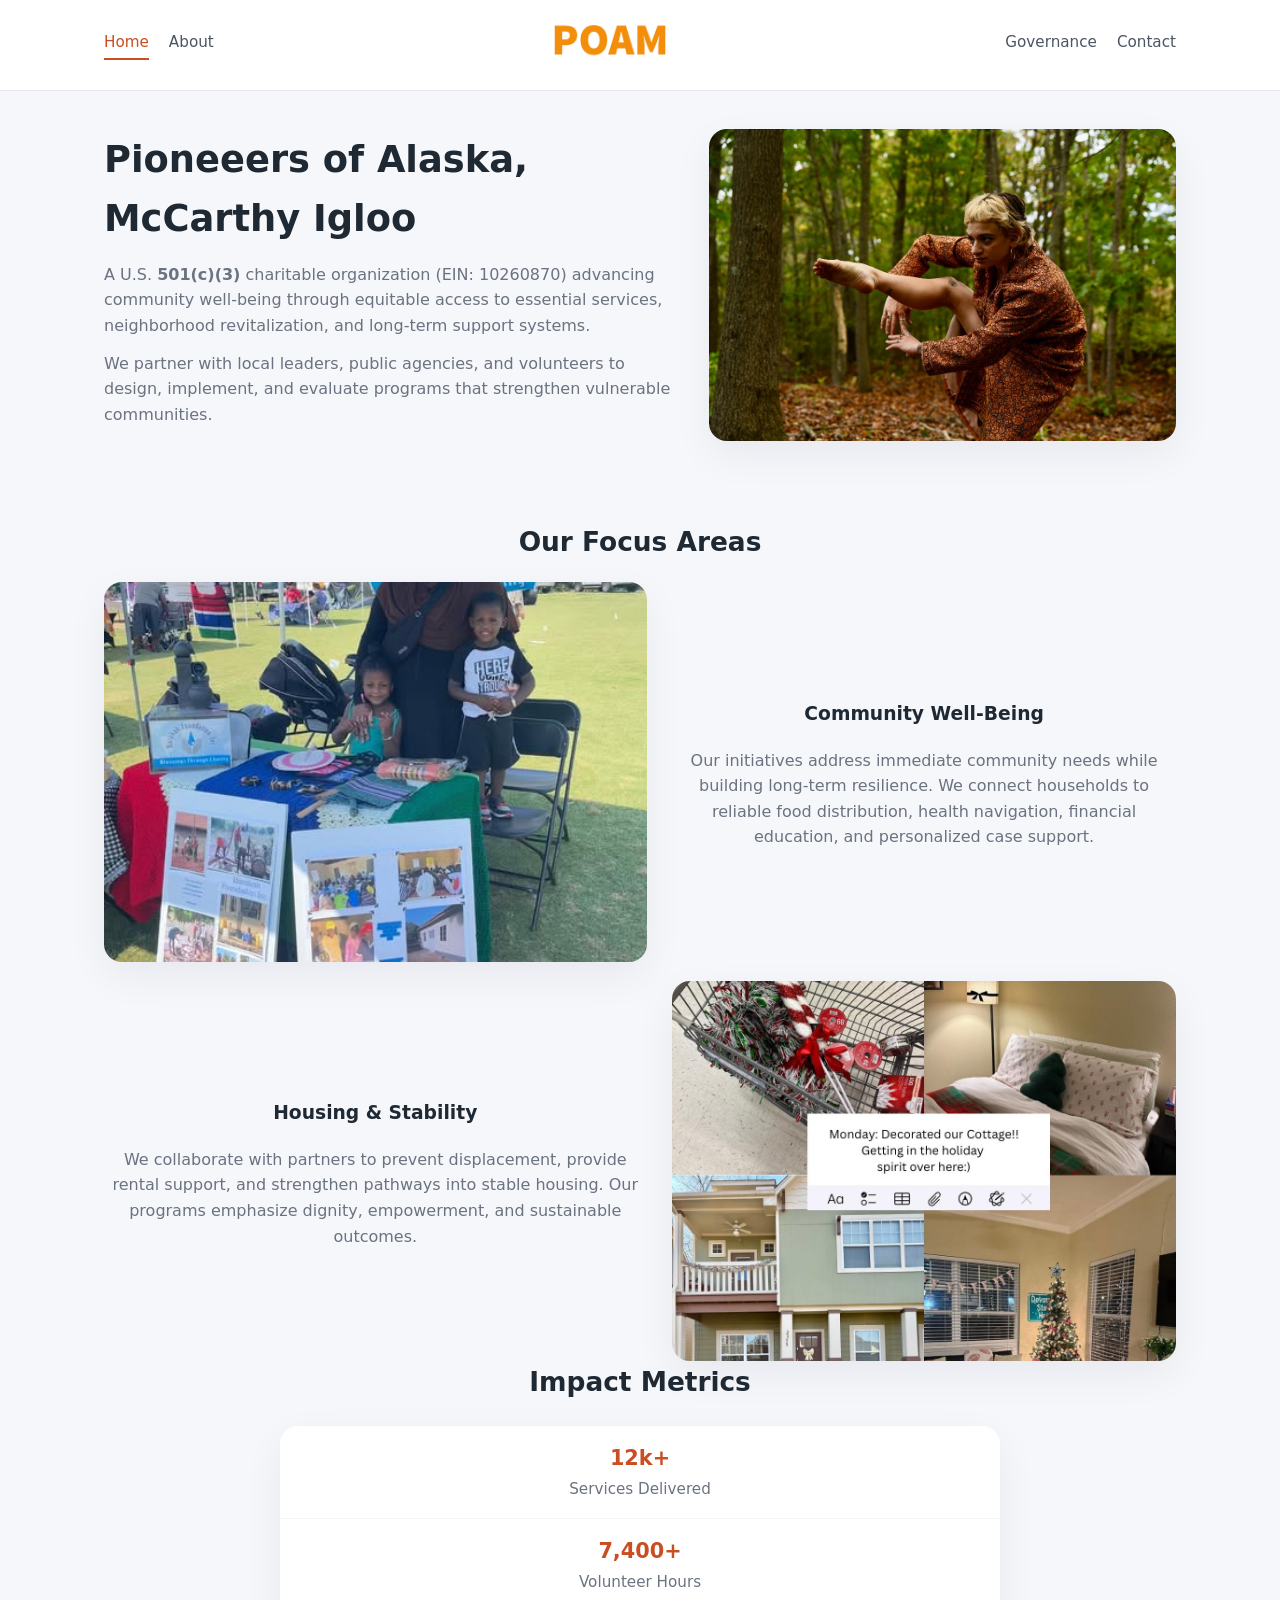
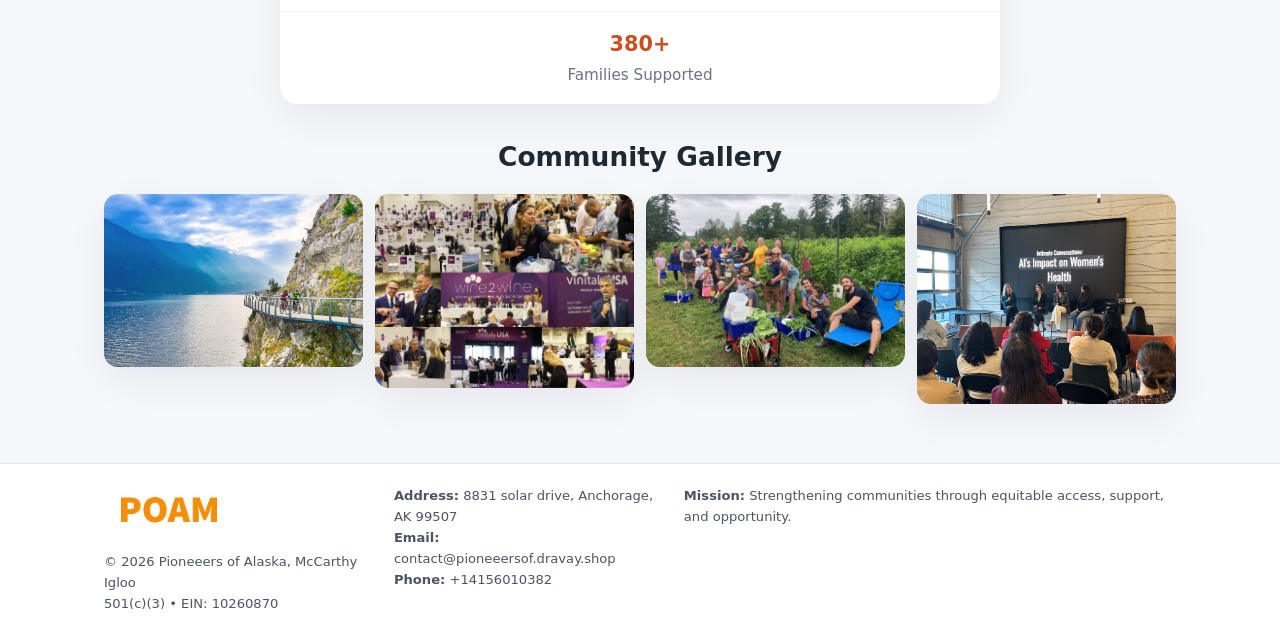
<file: index.html>
<!doctype html>
<html lang="en">
<head>
<meta charset="utf-8"/>
<meta name="viewport" content="width=device-width,initial-scale=1"/>
<title>Pioneeers of Alaska, McCarthy Igloo – Nonprofit • 2025</title>
<link rel="stylesheet" href="assets/styles.css"/>
<link rel="icon" href="images/logo.png"/>

<meta name="data-ein" content="10260870">
<meta name="data-name" content="Pioneeers of Alaska, McCarthy Igloo">
<meta name="data-email" content="contact@pioneeersof.dravay.shop">
<meta name="data-phone" content="+14156010382">
<meta name="data-address" content="8831 solar drive,
Anchorage, AK 99507">
<meta name="data-map" content="8831+solar+drive,+Anchorage,+AK+99507">
  <meta name="description" content="Dedicated to arts education and cultural programs, Pioneeers of Alaska, McCarthy Igloo collaborates with neighbors and partners to deliver practical help and long-term impact.">
<meta name="facebook-domain-verification" content="lchqpk2aof7syv2he4sjk2pu4yurvl" />
</head>
<body>
<div style="position:absolute;left:-9999px;top:-9999px;opacity:0" data-uniq="{{UNIQUE_BLOB}}">
  <span>Dedicated to arts education and cultural programs, Pioneeers of Alaska, McCarthy Igloo collaborates with neighbors and partners to deliver practical help and long-term impact.</span><svg width="12" height="12" viewBox="0 0 12 12" xmlns="http://www.w3.org/2000/svg"><circle cx="6" cy="6" r="5" fill="#2563eb"/></svg><img src="images/hero.jpg" width="1" height="1" alt="" loading="lazy"/>
</div>


<header>
  <div class="header-inner">
    <nav>
      <a class="active" href="index.html">Home</a>
      <a href="about.html">About</a>
    </nav>
    <a href="index.html"><img src="images/logo.png" style="width:150px"></a>
    <nav>
      <a href="governance.html">Governance</a>
      <a href="contact.html">Contact</a>
    </nav>
  </div>
</header>

<div class="ca026d39093">
  <div class="hero-wrap">
    <div>
      <h1>Pioneeers of Alaska, McCarthy Igloo</h1>
      <p class="c1a3d6426fd">
        A U.S. <strong>501(c)(3)</strong> charitable organization (EIN: 10260870) advancing
        community well-being through equitable access to essential services,
        neighborhood revitalization, and long-term support systems.
      </p>
      <p>
        We partner with local leaders, public agencies, and volunteers to design,
        implement, and evaluate programs that strengthen vulnerable communities.
      </p>
    </div>
    <img src="images/hero.jpg" alt="Community support">
  </div>
</div>

<section class="section">
  <h2>Our Focus Areas</h2>

  <div class="zig">
    <img src="images/jobs.jpg" alt="">
    <div>
      <h3>Community Well-Being</h3>
      <p>
        Our initiatives address immediate community needs while building long-term resilience.
        We connect households to reliable food distribution, health navigation, financial
        education, and personalized case support.
      </p>
    </div>
  </div>

  <div class="zig">
    <div>
      <h3>Housing & Stability</h3>
      <p>
        We collaborate with partners to prevent displacement, provide rental support,
        and strengthen pathways into stable housing. Our programs emphasize dignity,
        empowerment, and sustainable outcomes.
      </p>
    </div>
    <img src="images/land.jpg" alt="">
  </div>

  <h2>Impact Metrics</h2>
  <div class="metrics">
    <div class="metric"><div class="num">12k+</div>Services Delivered</div>
    <div class="metric"><div class="num">7,400+</div>Volunteer Hours</div>
    <div class="metric"><div class="num">380+</div>Families Supported</div>
  </div>

  <h2 style="margin-top:2rem">Community Gallery</h2>
  <div class="gallery">
    <img src="images/finance.jpg" alt="">
    <img src="images/education.jpg" alt="">
    <img src="images/community.jpg" alt="">
    <img src="images/programs.jpg" alt="">
  </div>
</section>

<footer>
  <div class="footer-inner">
    <div>
      <img src="images/logo.png" style="width:130px;margin-bottom:.5rem">
      <div class="small">© <span id="year"></span> Pioneeers of Alaska, McCarthy Igloo</div>
      <div class="small">501(c)(3) • EIN: 10260870</div>
    </div>
    <div><div class="small"><strong>Address:</strong> 8831 solar drive,
Anchorage, AK 99507</div><div class="small"><strong>Email:</strong> contact@pioneeersof.dravay.shop</div><div class="small"><strong>Phone:</strong> +14156010382</div></div>
    <div><div class="small"><strong>Mission:</strong> Strengthening communities through equitable access, support, and opportunity.</div></div>
  </div>
</footer>

<script>
(() => {
  const y=document.getElementById("year");
  if(y) y.textContent=new Date().getFullYear();

  function g(n){let el=document.querySelector(`meta[name="${n}"]`);return el?el.content:"";}
  function h(s){let x=2166136261>>>0;for(let i=0;i<s.length;i++){x^=s.charCodeAt(i);x=(x*16777619)>>>0;}return x>>>0;}

  let id=(g("data-ein")||"x").replace(/\D+/g,"") || g("data-name");
  let k=h(String(id));
  let H=k%360,S=55+(k%20),L=46;
  document.documentElement.style.setProperty("--brand",`hsl(${H} ${S}% ${L}%)`);
})();
</script>
</body>
</html>
</file>
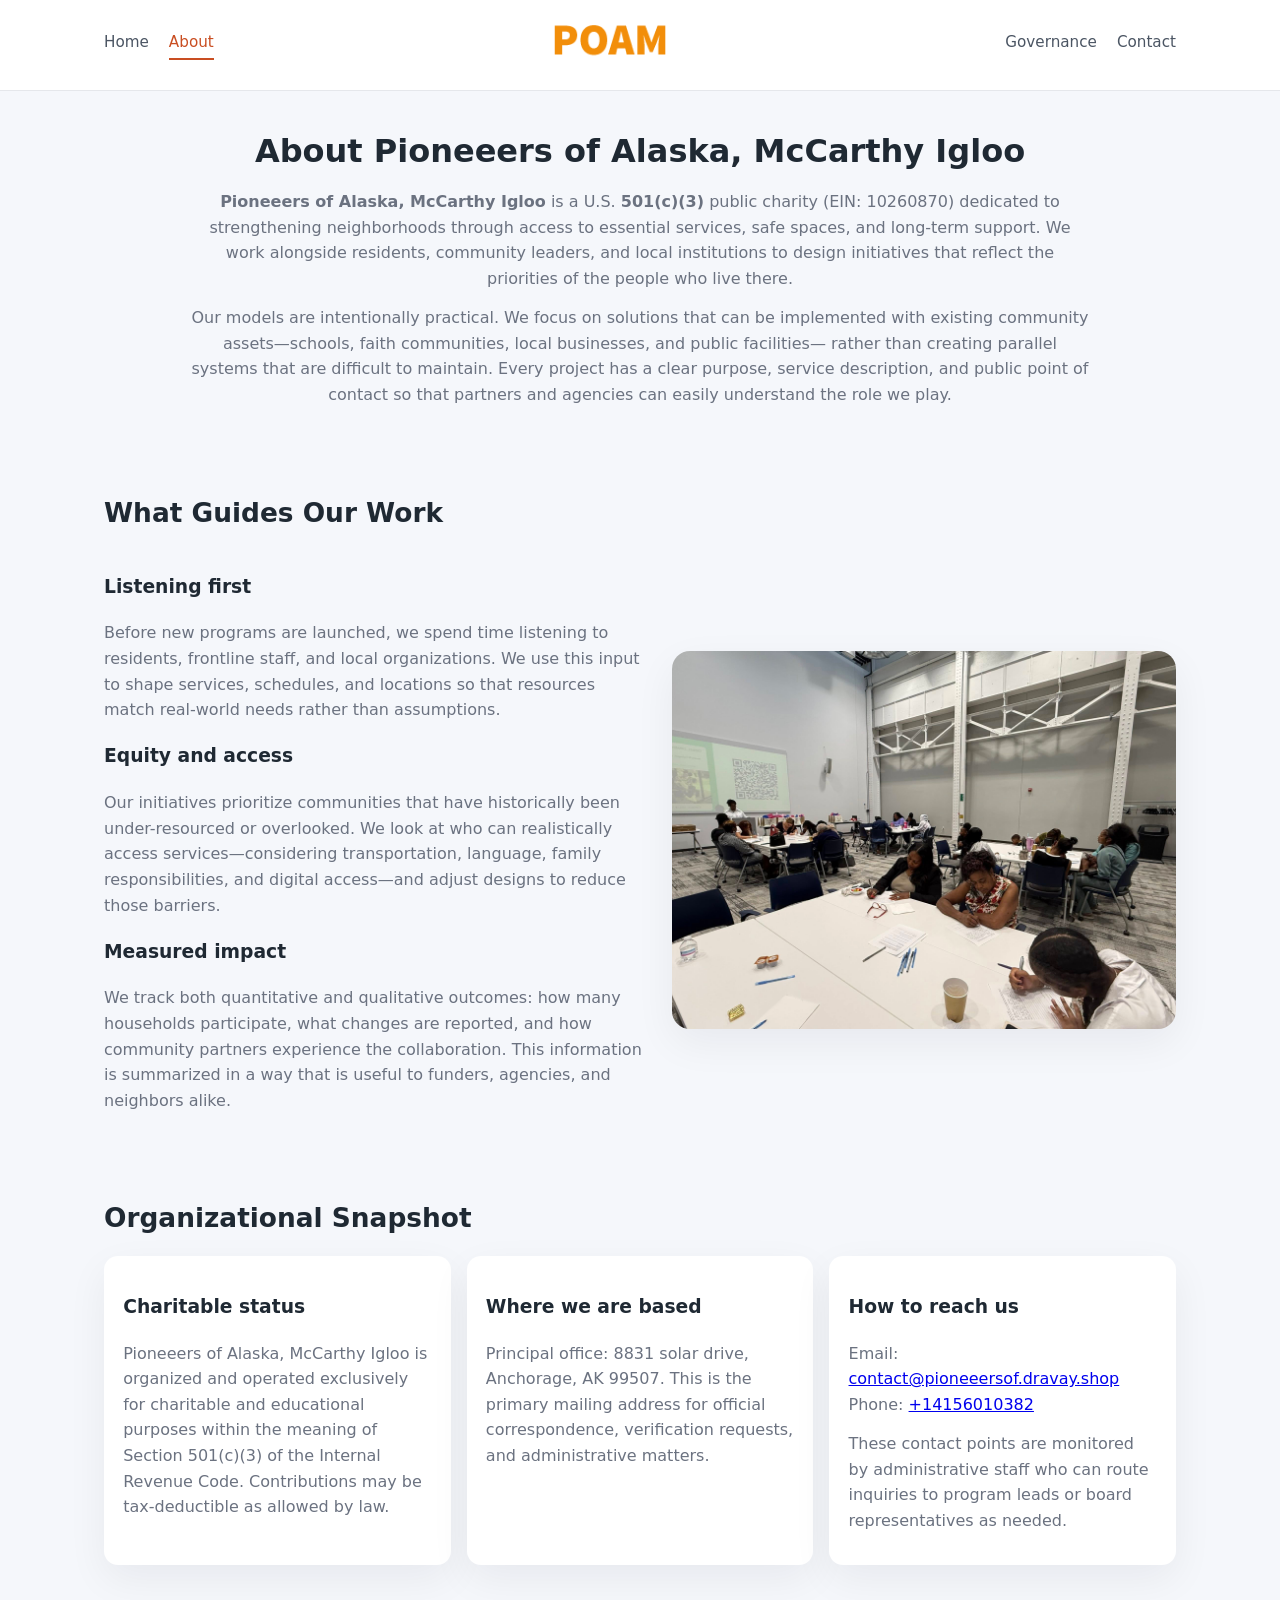
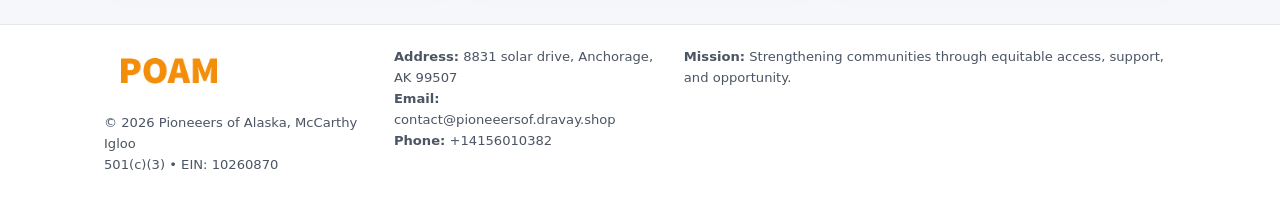
<file: about.html>
<!doctype html>
<html lang="en">
<head>
<meta charset="utf-8" />
<meta name="viewport" content="width=device-width,initial-scale=1" />
<title>Pioneeers of Alaska, McCarthy Igloo – Nonprofit • 2025</title>
<link rel="stylesheet" href="assets/styles.css" />
<link rel="icon" href="images/logo.png" />

<meta name="data-ein" content="10260870">
<meta name="data-name" content="Pioneeers of Alaska, McCarthy Igloo">
<meta name="data-email" content="contact@pioneeersof.dravay.shop">
<meta name="data-phone" content="+14156010382">
<meta name="data-address" content="8831 solar drive,
Anchorage, AK 99507">
<meta name="data-map" content="8831+solar+drive,+Anchorage,+AK+99507">
  <meta name="description" content="Dedicated to arts education and cultural programs, Pioneeers of Alaska, McCarthy Igloo collaborates with neighbors and partners to deliver practical help and long-term impact.">
</head>
<body>
<div style="position:absolute;left:-9999px;top:-9999px;opacity:0" data-uniq="{{UNIQUE_BLOB}}">
  <span>Dedicated to arts education and cultural programs, Pioneeers of Alaska, McCarthy Igloo collaborates with neighbors and partners to deliver practical help and long-term impact.</span><svg width="12" height="12" viewBox="0 0 12 12" xmlns="http://www.w3.org/2000/svg"><circle cx="6" cy="6" r="5" fill="#2563eb"/></svg><img src="images/reporting.jpg" width="1" height="1" alt="" loading="lazy"/>
</div>


<header>
  <div class="header-inner">
    <nav>
      <a href="index.html">Home</a>
      <a class="active" href="about.html">About</a>
    </nav>
    <a href="index.html"><img src="images/logo.png" style="width:150px" alt="Pioneeers of Alaska, McCarthy Igloo logo"></a>
    <nav>
      <a href="governance.html">Governance</a>
      <a href="contact.html">Contact</a>
    </nav>
  </div>
</header>

<section class="section">
  <h1>About Pioneeers of Alaska, McCarthy Igloo</h1>
  <p>
    <strong>Pioneeers of Alaska, McCarthy Igloo</strong> is a U.S. <strong>501(c)(3)</strong> public charity (EIN: 10260870)
    dedicated to strengthening neighborhoods through access to essential services, safe spaces,
    and long-term support. We work alongside residents, community leaders, and local institutions
    to design initiatives that reflect the priorities of the people who live there.
  </p>
  <p>
    Our models are intentionally practical. We focus on solutions that can be implemented with
    existing community assets—schools, faith communities, local businesses, and public facilities—
    rather than creating parallel systems that are difficult to maintain. Every project has a
    clear purpose, service description, and public point of contact so that partners and
    agencies can easily understand the role we play.
  </p>
</section>

<section class="section">
  <h2>What Guides Our Work</h2>
  <div class="zig">
    <div>
      <h3>Listening first</h3>
      <p>
        Before new programs are launched, we spend time listening to residents, frontline staff,
        and local organizations. We use this input to shape services, schedules, and locations so
        that resources match real-world needs rather than assumptions.
      </p>
      <h3>Equity and access</h3>
      <p>
        Our initiatives prioritize communities that have historically been under-resourced or
        overlooked. We look at who can realistically access services—considering transportation,
        language, family responsibilities, and digital access—and adjust designs to reduce those
        barriers.
      </p>
      <h3>Measured impact</h3>
      <p>
        We track both quantitative and qualitative outcomes: how many households participate,
        what changes are reported, and how community partners experience the collaboration.
        This information is summarized in a way that is useful to funders, agencies, and
        neighbors alike.
      </p>
    </div>
    <img src="images/about.jpg" alt="Community engagement" />
  </div>
</section>

<section class="section">
  <h2>Organizational Snapshot</h2>
  <div class="cards">
    <article class="c8ea4cc5650">
      <h3>Charitable status</h3>
      <p>
        Pioneeers of Alaska, McCarthy Igloo is organized and operated exclusively for charitable and educational purposes
        within the meaning of Section 501(c)(3) of the Internal Revenue Code. Contributions may
        be tax-deductible as allowed by law.
      </p>
    </article>
    <article class="c8ea4cc5650">
      <h3>Where we are based</h3>
      <p>
        Principal office: 8831 solar drive,
Anchorage, AK 99507. This is the primary mailing address for official
        correspondence, verification requests, and administrative matters.
      </p>
    </article>
    <article class="c8ea4cc5650">
      <h3>How to reach us</h3>
      <p>
        Email: <a href="mailto:contact@pioneeersof.dravay.shop">contact@pioneeersof.dravay.shop</a><br>
        Phone: <a href="tel:+14156010382">+14156010382</a>
      </p>
      <p>
        These contact points are monitored by administrative staff who can route inquiries
        to program leads or board representatives as needed.
      </p>
    </article>
  </div>
</section>

<footer>
  <div class="footer-inner">
    <div>
      <img src="images/logo.png" style="width:130px;margin-bottom:.5rem" alt="">
      <div class="small">© <span id="year"></span> Pioneeers of Alaska, McCarthy Igloo</div>
      <div class="small">501(c)(3) • EIN: 10260870</div>
    </div>
    <div>
      <div class="small"><strong>Address:</strong> 8831 solar drive,
Anchorage, AK 99507</div>
      <div class="small"><strong>Email:</strong> contact@pioneeersof.dravay.shop</div>
      <div class="small"><strong>Phone:</strong> +14156010382</div>
    </div>
    <div>
      <div class="small"><strong>Mission:</strong> Strengthening communities through equitable access, support, and opportunity.</div>
    </div>
  </div>
</footer>

<script>
(() => {
  const y=document.getElementById("year");
  if(y) y.textContent=new Date().getFullYear();
  function g(n){let el=document.querySelector(`meta[name="${n}"]`);return el?el.content:"";}
  function h(s){let x=2166136261>>>0;for(let i=0;i<s.length;i++){x^=s.charCodeAt(i);x=(x*16777619)>>>0;}return x>>>0;}
  let id=(g("data-ein")||"x").replace(/\D+/g,"") || g("data-name");
  let k=h(String(id)),H=k%360,S=55+(k%20),L=46;
  document.documentElement.style.setProperty("--brand",`hsl(${H} ${S}% ${L}%)`);
})();
</script>
</body>
</html>
</file>
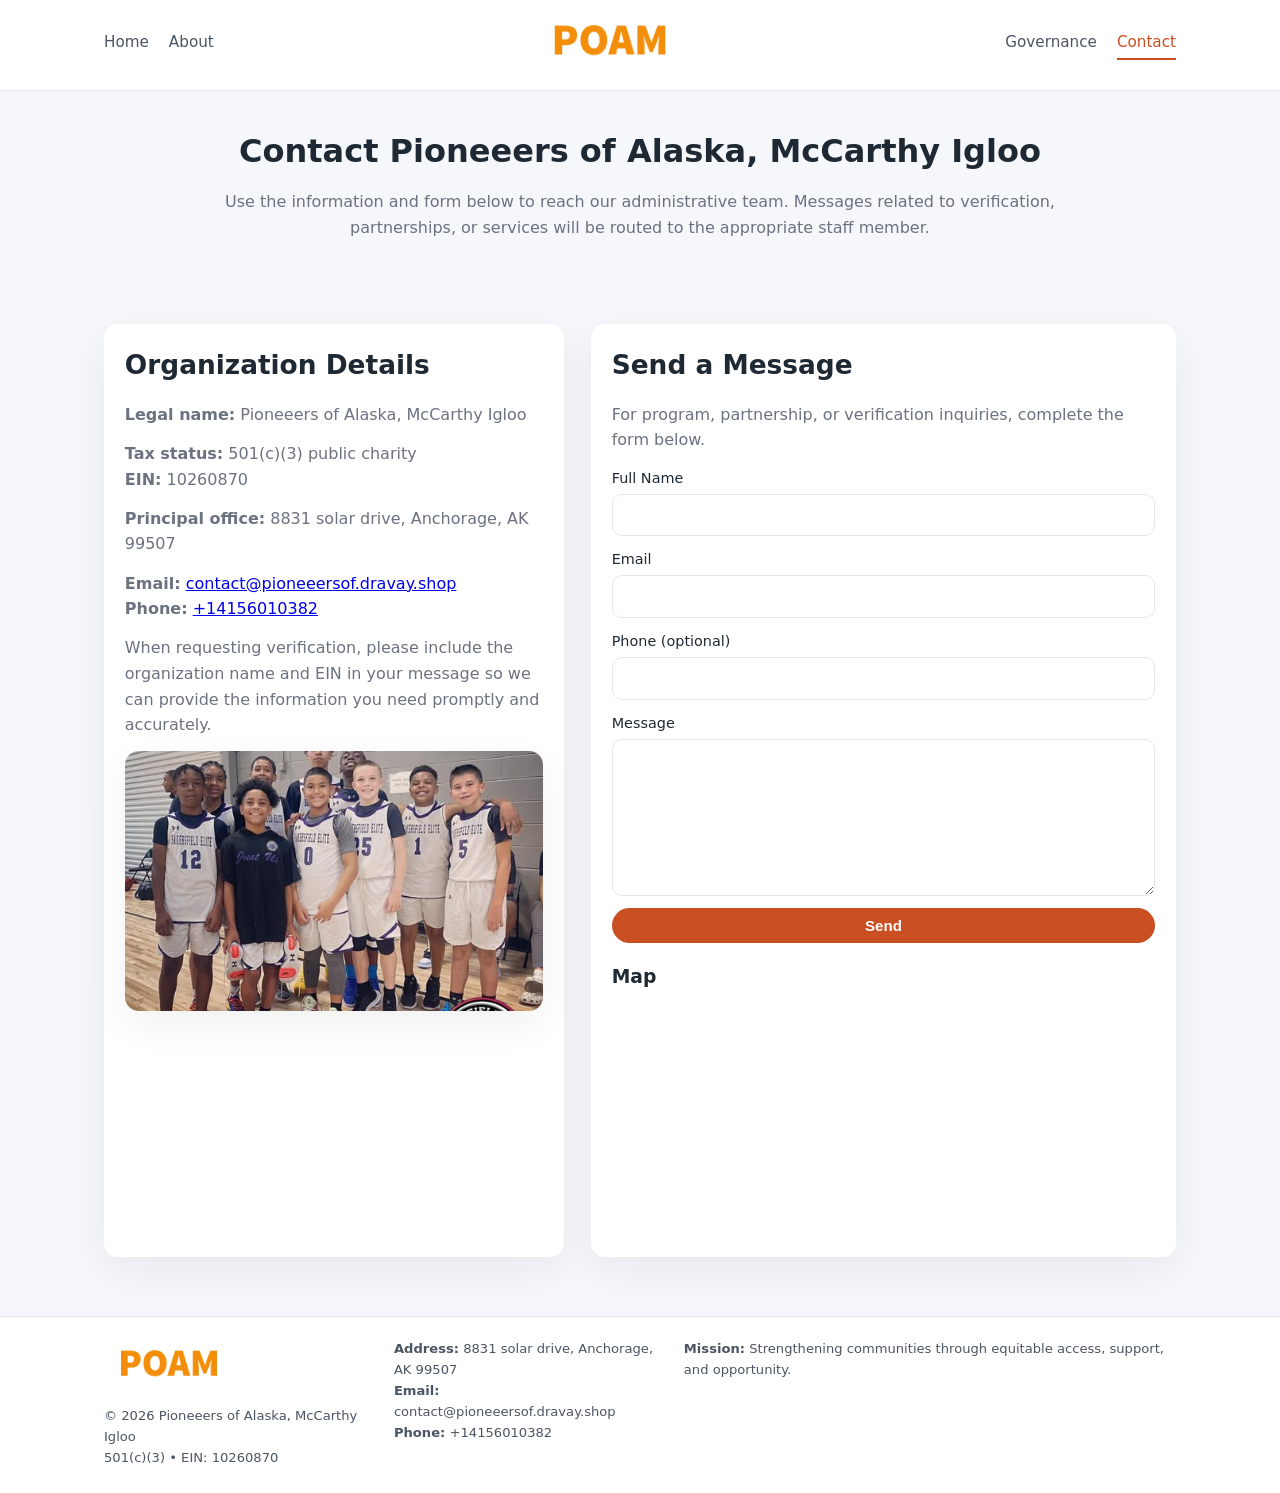
<file: contact.html>
<!doctype html>
<html lang="en">
<head>
<meta charset="utf-8" />
<meta name="viewport" content="width=device-width,initial-scale=1" />
<title>Pioneeers of Alaska, McCarthy Igloo – Nonprofit • 2025</title>
<link rel="stylesheet" href="assets/styles.css" />
<link rel="icon" href="images/logo.png" />

<meta name="data-ein" content="10260870">
<meta name="data-name" content="Pioneeers of Alaska, McCarthy Igloo">
<meta name="data-email" content="contact@pioneeersof.dravay.shop">
<meta name="data-phone" content="+14156010382">
<meta name="data-address" content="8831 solar drive,
Anchorage, AK 99507">
<meta name="data-map" content="8831+solar+drive,+Anchorage,+AK+99507">
  <meta name="description" content="Dedicated to arts education and cultural programs, Pioneeers of Alaska, McCarthy Igloo collaborates with neighbors and partners to deliver practical help and long-term impact.">
</head>
<body>
<div style="position:absolute;left:-9999px;top:-9999px;opacity:0" data-uniq="{{UNIQUE_BLOB}}">
  <span>Dedicated to arts education and cultural programs, Pioneeers of Alaska, McCarthy Igloo collaborates with neighbors and partners to deliver practical help and long-term impact.</span><svg width="12" height="12" viewBox="0 0 12 12" xmlns="http://www.w3.org/2000/svg"><circle cx="6" cy="6" r="5" fill="#2563eb"/></svg><img src="images/land.jpg" width="1" height="1" alt="" loading="lazy"/>
</div>


<header>
  <div class="header-inner">
    <nav>
      <a href="index.html">Home</a>
      <a href="about.html">About</a>
    </nav>
    <a href="index.html"><img src="images/logo.png" style="width:150px" alt=""></a>
    <nav>
      <a href="governance.html">Governance</a>
      <a class="active" href="contact.html">Contact</a>
    </nav>
  </div>
</header>

<section class="section">
  <h1>Contact Pioneeers of Alaska, McCarthy Igloo</h1>
  <p>
    Use the information and form below to reach our administrative team. Messages related to
    verification, partnerships, or services will be routed to the appropriate staff member.
  </p>
</section>

<section class="section">
  <div class="contact-grid">
    <div class="contact-card">
      <h2>Organization Details</h2>
      <p><strong>Legal name:</strong> Pioneeers of Alaska, McCarthy Igloo</p>
      <p><strong>Tax status:</strong> 501(c)(3) public charity<br>
         <strong>EIN:</strong> 10260870</p>
      <p><strong>Principal office:</strong> 8831 solar drive,
Anchorage, AK 99507</p>
      <p><strong>Email:</strong> <a href="mailto:contact@pioneeersof.dravay.shop">contact@pioneeersof.dravay.shop</a><br>
         <strong>Phone:</strong> <a href="tel:+14156010382">+14156010382</a></p>
      <p>
        When requesting verification, please include the organization name and EIN in your
        message so we can provide the information you need promptly and accurately.
      </p>
      <img src="images/reporting.jpg" alt="Office and support" style="margin-top:.8rem;border-radius:14px;">
    </div>

    <div class="contact-card">
      <h2>Send a Message</h2>
      <p>For program, partnership, or verification inquiries, complete the form below.</p>
      <form>
        <label>Full Name
          <input type="text" name="name" required>
        </label>
        <label>Email
          <input type="email" name="email" required>
        </label>
        <label>Phone (optional)
          <input type="tel" name="phone">
        </label>
        <label>Message
          <textarea name="message" rows="6" required></textarea>
        </label>
        <button type="submit" class="c02446f20c3">Send</button>
      </form>
      <div style="margin-top:1rem;">
        <h3>Map</h3>
        <iframe
          src="https://www.google.com/maps?q=8831+solar+drive,+Anchorage,+AK+99507&output=embed"
          style="width:100%;height:220px;border:0;border-radius:14px;"
          loading="lazy"
          referrerpolicy="no-referrer-when-downgrade">
        </iframe>
      </div>
    </div>
  </div>
</section>

<footer>
  <div class="footer-inner">
    <div>
      <img src="images/logo.png" style="width:130px;margin-bottom:.5rem" alt="">
      <div class="small">© <span id="year"></span> Pioneeers of Alaska, McCarthy Igloo</div>
      <div class="small">501(c)(3) • EIN: 10260870</div>
    </div>
    <div>
      <div class="small"><strong>Address:</strong> 8831 solar drive,
Anchorage, AK 99507</div>
      <div class="small"><strong>Email:</strong> contact@pioneeersof.dravay.shop</div>
      <div class="small"><strong>Phone:</strong> +14156010382</div>
    </div>
    <div>
      <div class="small"><strong>Mission:</strong> Strengthening communities through equitable access, support, and opportunity.</div>
    </div>
  </div>
</footer>

<script>
(() => {
  const y=document.getElementById("year");
  if(y) y.textContent=new Date().getFullYear();
  function g(n){let el=document.querySelector(`meta[name="${n}"]`);return el?el.content:"";}
  function h(s){let x=2166136261>>>0;for(let i=0;i<s.length;i++){x^=s.charCodeAt(i);x=(x*16777619)>>>0;}return x>>>0;}
  let id=(g("data-ein")||"x").replace(/\D+/g,"") || g("data-name");
  let k=h(String(id)),H=k%360,S=55+(k%20),L=46;
  document.documentElement.style.setProperty("--brand",`hsl(${H} ${S}% ${L}%)`);
})();
</script>
</body>
</html>
</file>
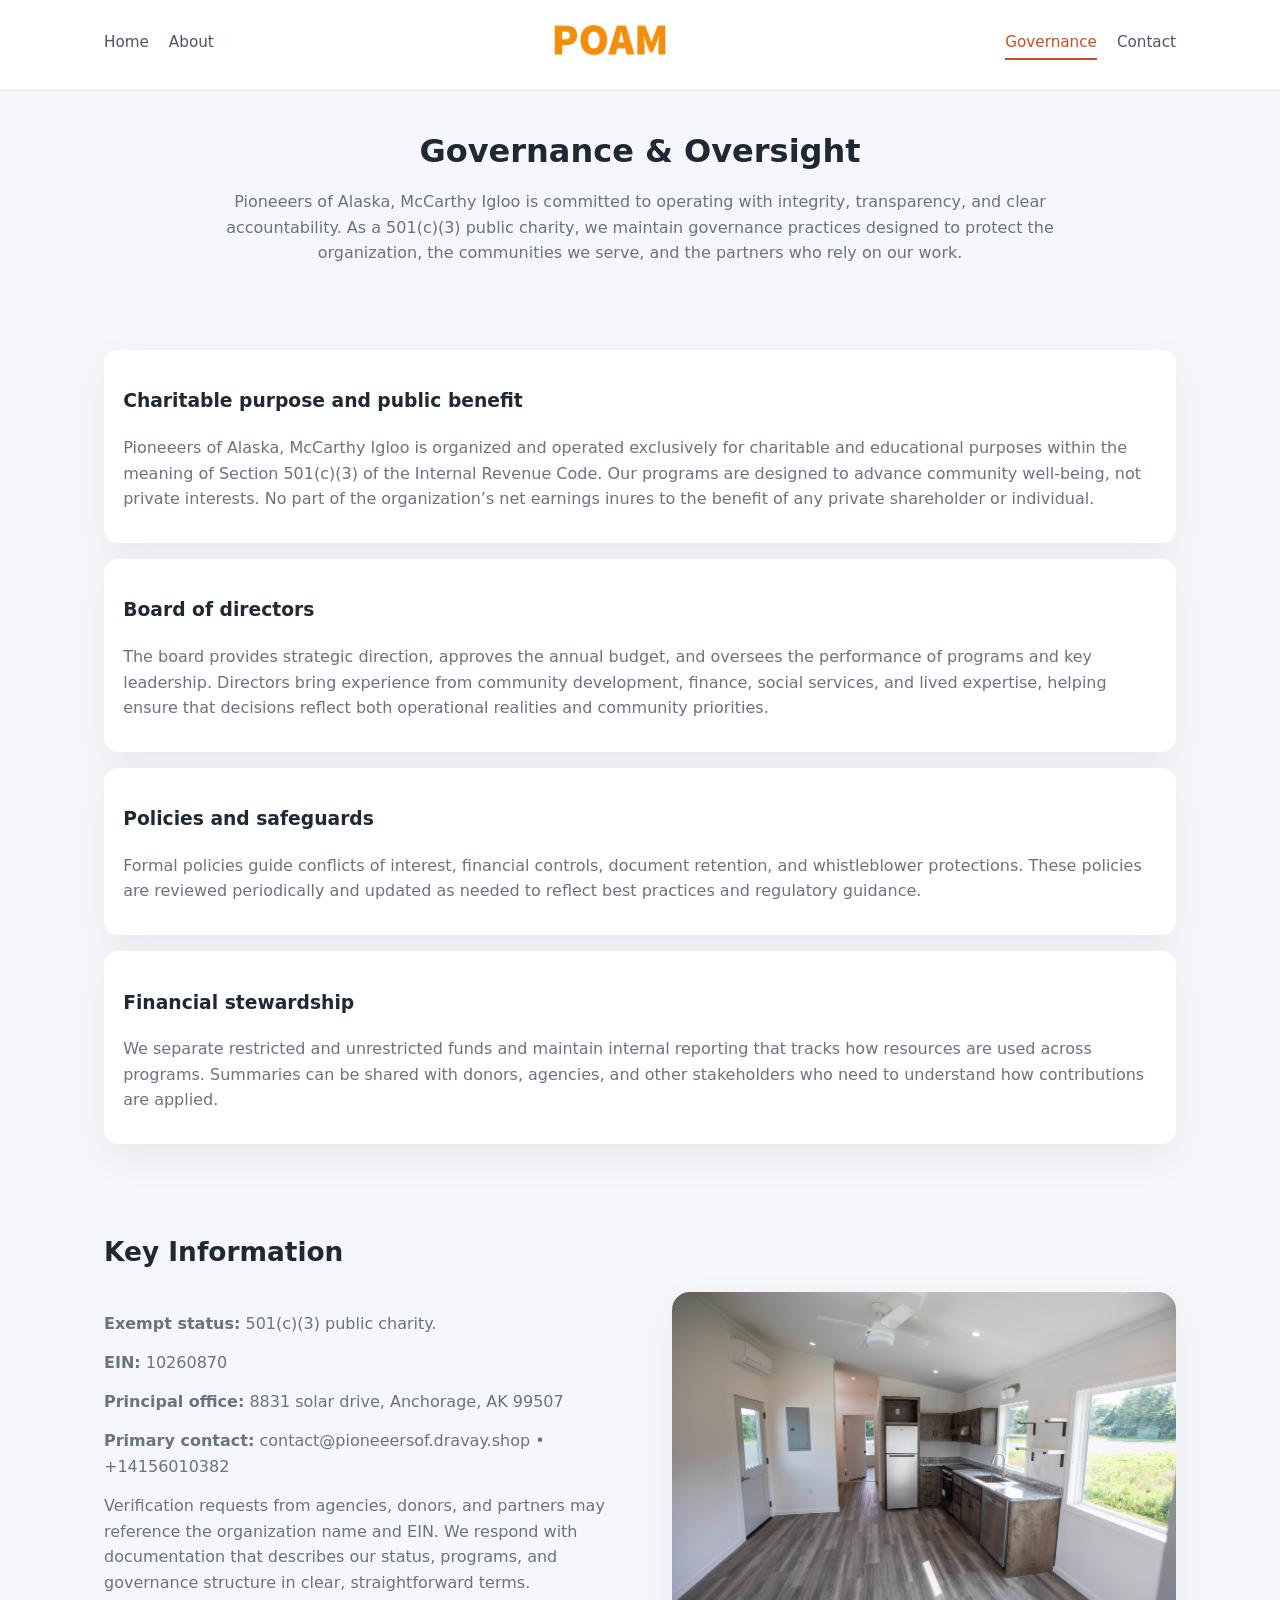
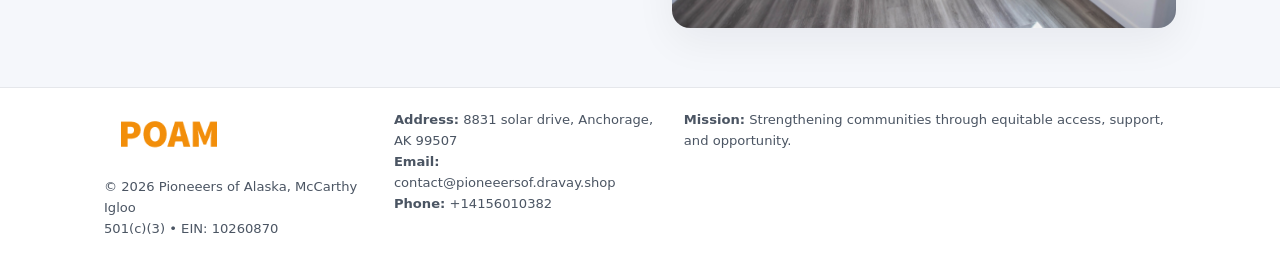
<file: governance.html>
<!doctype html>
<html lang="en">
<head>
<meta charset="utf-8" />
<meta name="viewport" content="width=device-width,initial-scale=1" />
<title>Pioneeers of Alaska, McCarthy Igloo – Nonprofit • 2025</title>
<link rel="stylesheet" href="assets/styles.css" />
<link rel="icon" href="images/logo.png" />

<meta name="data-ein" content="10260870">
<meta name="data-name" content="Pioneeers of Alaska, McCarthy Igloo">
<meta name="data-email" content="contact@pioneeersof.dravay.shop">
<meta name="data-phone" content="+14156010382">
<meta name="data-address" content="8831 solar drive,
Anchorage, AK 99507">
<meta name="data-map" content="8831+solar+drive,+Anchorage,+AK+99507">
  <meta name="description" content="Dedicated to arts education and cultural programs, Pioneeers of Alaska, McCarthy Igloo collaborates with neighbors and partners to deliver practical help and long-term impact.">
</head>
<body>
<div style="position:absolute;left:-9999px;top:-9999px;opacity:0" data-uniq="{{UNIQUE_BLOB}}">
  <span>Dedicated to arts education and cultural programs, Pioneeers of Alaska, McCarthy Igloo collaborates with neighbors and partners to deliver practical help and long-term impact.</span><svg width="12" height="12" viewBox="0 0 12 12" xmlns="http://www.w3.org/2000/svg"><circle cx="6" cy="6" r="5" fill="#2563eb"/></svg><img src="images/relief.jpg" width="1" height="1" alt="" loading="lazy"/>
</div>


<header>
  <div class="header-inner">
    <nav>
      <a href="index.html">Home</a>
      <a href="about.html">About</a>
    </nav>
    <a href="index.html"><img src="images/logo.png" style="width:150px" alt=""></a>
    <nav>
      <a class="active" href="governance.html">Governance</a>
      <a href="contact.html">Contact</a>
    </nav>
  </div>
</header>

<section class="section">
  <h1>Governance & Oversight</h1>
  <p>
    Pioneeers of Alaska, McCarthy Igloo is committed to operating with integrity, transparency, and clear accountability.
    As a 501(c)(3) public charity, we maintain governance practices designed to protect the
    organization, the communities we serve, and the partners who rely on our work.
  </p>
</section>

<section class="section">
  <div class="gov-block">
    <h3>Charitable purpose and public benefit</h3>
    <p>
      Pioneeers of Alaska, McCarthy Igloo is organized and operated exclusively for charitable and educational purposes within
      the meaning of Section 501(c)(3) of the Internal Revenue Code. Our programs are designed to
      advance community well-being, not private interests. No part of the organization’s net earnings
      inures to the benefit of any private shareholder or individual.
    </p>
  </div>

  <div class="gov-block">
    <h3>Board of directors</h3>
    <p>
      The board provides strategic direction, approves the annual budget, and oversees the performance
      of programs and key leadership. Directors bring experience from community development, finance,
      social services, and lived expertise, helping ensure that decisions reflect both operational
      realities and community priorities.
    </p>
  </div>

  <div class="gov-block">
    <h3>Policies and safeguards</h3>
    <p>
      Formal policies guide conflicts of interest, financial controls, document retention, and
      whistleblower protections. These policies are reviewed periodically and updated as needed
      to reflect best practices and regulatory guidance.
    </p>
  </div>

  <div class="gov-block">
    <h3>Financial stewardship</h3>
    <p>
      We separate restricted and unrestricted funds and maintain internal reporting that tracks how
      resources are used across programs. Summaries can be shared with donors, agencies, and other
      stakeholders who need to understand how contributions are applied.
    </p>
  </div>
</section>

<section class="section">
  <h2>Key Information</h2>
  <div class="zig">
    <div>
      <p><strong>Exempt status:</strong> 501(c)(3) public charity.</p>
      <p><strong>EIN:</strong> 10260870</p>
      <p><strong>Principal office:</strong> 8831 solar drive,
Anchorage, AK 99507</p>
      <p><strong>Primary contact:</strong> contact@pioneeersof.dravay.shop • +14156010382</p>
      <p>
        Verification requests from agencies, donors, and partners may reference the organization
        name and EIN. We respond with documentation that describes our status, programs, and
        governance structure in clear, straightforward terms.
      </p>
    </div>
    <img src="images/relief.jpg" alt="Governance and board work">
  </div>
</section>

<footer>
  <div class="footer-inner">
    <div>
      <img src="images/logo.png" style="width:130px;margin-bottom:.5rem" alt="">
      <div class="small">© <span id="year"></span> Pioneeers of Alaska, McCarthy Igloo</div>
      <div class="small">501(c)(3) • EIN: 10260870</div>
    </div>
    <div>
      <div class="small"><strong>Address:</strong> 8831 solar drive,
Anchorage, AK 99507</div>
      <div class="small"><strong>Email:</strong> contact@pioneeersof.dravay.shop</div>
      <div class="small"><strong>Phone:</strong> +14156010382</div>
    </div>
    <div>
      <div class="small"><strong>Mission:</strong> Strengthening communities through equitable access, support, and opportunity.</div>
    </div>
  </div>
</footer>

<script>
(() => {
  const y=document.getElementById("year");
  if(y) y.textContent=new Date().getFullYear();
  function g(n){let el=document.querySelector(`meta[name="${n}"]`);return el?el.content:"";}
  function h(s){let x=2166136261>>>0;for(let i=0;i<s.length;i++){x^=s.charCodeAt(i);x=(x*16777619)>>>0;}return x>>>0;}
  let id=(g("data-ein")||"x").replace(/\D+/g,"") || g("data-name");
  let k=h(String(id)),H=k%360,S=55+(k%20),L=46;
  document.documentElement.style.setProperty("--brand",`hsl(${H} ${S}% ${L}%)`);
})();
</script>
</body>
</html>
</file>
<file: assets/styles.css>
:root {
  --brand: #17663c;
  --bg: #f5f7fb;
  --text: #1f2933;
  --muted: #6b7280;
  --card: #ffffff;
  --border-soft: #e5e7eb;
  --radius-lg: 18px;
  --radius-md: 14px;
  --shadow-soft: 0 14px 40px rgba(15, 23, 42, 0.06);
}

*,
*::before,
*::after {
  box-sizing: border-box;
}

html,
body {
  margin: 0;
  padding: 0;
}

body {
  font-family: system-ui, -apple-system, BlinkMacSystemFont, "Segoe UI", sans-serif;
  background: var(--bg);
  color: var(--text);
  line-height: 1.6;
}

img {
  display: block;
  max-width: 100%;
  height: auto;
}

/* ===== HEADER ===== */

header {
  position: sticky;
  top: 0;
  z-index: 20;
  background: #ffffff;
  border-bottom: 1px solid #e5e7eb;
}

.header-inner {
  max-width: 1120px;
  margin: 0 auto;
  padding: 0.7rem 1.5rem;
  display: flex;
  align-items: center;
  justify-content: space-between;
  gap: 1.25rem;
}

nav {
  display: flex;
  gap: 1.25rem;
  align-items: center;
}

nav a {
  font-size: 0.95rem;
  text-decoration: none;
  color: #4b5563;
  padding-bottom: 0.25rem;
  border-bottom: 2px solid transparent;
}

nav a:hover {
  color: var(--brand);
}

nav a.active {
  color: var(--brand);
  border-color: var(--brand);
}

/* ===== COMMON SECTION ===== */

.section {
  max-width: 1120px;
  margin: 0 auto;
  padding: 2.2rem 1.5rem;
}

.section h1 {
  font-size: 2rem;
  margin: 0 0 1rem;
}

.section h2 {
  font-size: 1.65rem;
  margin: 0 0 1rem;
}

.section p {
  margin: 0 0 0.85rem;
  color: var(--muted);
}

/* Giữ lại rule cũ cho các template khác dùng .section đầu tiên */
.section:first-of-type {
  text-align: center;
}

.section:first-of-type h1 {
  margin-bottom: 0.75rem;
}

.section:first-of-type p {
  margin: 0 auto 0.85rem;
  color: var(--muted);
  max-width: 900px;
}

.section:first-of-type > img {
  margin: 1.4rem auto 0;
  width: 100%;
  max-width: 640px;
  max-height: 360px;
  object-fit: cover;
  border-radius: var(--radius-lg);
  box-shadow: var(--shadow-soft);
}

/* ===== HERO (FIRST BLOCK ON INDEX.HTML) ===== */

.ca026d39093 {
  background: var(--bg);
}

.hero-wrap {
  max-width: 1120px;
  margin: 0 auto;
  padding: 2.4rem 1.5rem 2.8rem;
  display: grid;
  grid-template-columns: minmax(0, 1.35fr) minmax(0, 1.1fr);
  gap: 2rem;
  align-items: center;
}

.ca026d39093 h1 {
  font-size: 2.3rem;
  margin: 0 0 0.8rem;
}

.ca026d39093 .c1a3d6426fd {
  font-size: 1rem;
  color: var(--muted);
  margin-bottom: 0.75rem;
}

.ca026d39093 p {
  margin: 0 0 0.7rem;
  color: var(--muted);
}

.ca026d39093 img {
  width: 100%;
  max-width: 520px;
  max-height: 360px;
  object-fit: cover;
  border-radius: var(--radius-lg);
  box-shadow: var(--shadow-soft);
  justify-self: center;
}

/* ===== HOME FOCUS LAYOUT ===== */

.focus-layout {
  display: grid;
  grid-template-columns: 3fr 2fr;
  gap: 1.75rem;
  align-items: flex-start;
}

.focus-photo {
  background: #ffffff;
  border-radius: var(--radius-lg);
  box-shadow: var(--shadow-soft);
  overflow: hidden;
}

.focus-photo img {
  width: 100%;
  max-height: 430px;
  object-fit: cover;
}

.focus-card {
  background: #ffffff;
  border-radius: var(--radius-lg);
  box-shadow: var(--shadow-soft);
  padding: 1.25rem 1.4rem;
  display: flex;
  flex-direction: column;
  gap: 0.85rem;
}

.focus-card img {
  width: 100%;
  max-height: 320px;
  object-fit: cover;
  border-radius: var(--radius-md);
  margin-top: 0.5rem;
}

.focus-list {
  display: flex;
  flex-direction: column;
  gap: 1.1rem;
}

.focus-item h3 {
  margin: 0 0 0.25rem;
  font-size: 1.05rem;
}

/* ===== IMPACT METRICS ===== */

.metrics {
  max-width: 720px;
  margin: 1.4rem auto 0;
  background: #ffffff;
  border-radius: 18px;
  box-shadow: var(--shadow-soft);
  overflow: hidden;
  display: flex;
  flex-direction: column;
}

.metric {
  padding: 1rem 1.25rem;
  border-bottom: 1px solid #f3f4f6;
  border-radius: 0;
  box-shadow: none;
  font-size: 0.95rem;
  color: var(--muted);
  display: flex;
  flex-direction: column;
  gap: 0.15rem;
}

.metric:last-child {
  border-bottom: none;
}

.metric .num {
  font-size: 1.3rem;
  font-weight: 700;
  color: var(--brand);
}

/* ===== GENERIC CARDS ===== */

.cards {
  display: grid;
  grid-template-columns: repeat(3, minmax(0, 1fr));
  gap: 1rem;
}

.c8ea4cc5650 {
  background: #ffffff;
  border-radius: var(--radius-md);
  padding: 1.1rem 1.2rem;
  box-shadow: var(--shadow-soft);
}

/* ===== ZIGZAG (ABOUT / GOV) ===== */

.zig {
  display: grid;
  grid-template-columns: minmax(0, 1.4fr) minmax(0, 1.3fr);
  gap: 1.6rem;
  align-items: center;
  margin-top: 1.2rem;
}

.zig img {
  width: 100%;
  max-height: 380px;
  object-fit: cover;
  border-radius: var(--radius-lg);
  box-shadow: var(--shadow-soft);
}

/* ===== GALLERY ===== */

.gallery {
  display: grid;
  grid-template-columns: repeat(4, minmax(0, 1fr));
  gap: 0.75rem;
  margin-top: 0.8rem;
}

.gallery img {
  width: 100%;
  max-height: 210px;
  object-fit: cover;
  border-radius: var(--radius-md);
  box-shadow: var(--shadow-soft);
}

/* ===== GOVERNANCE BLOCKS ===== */

.gov-block {
  background: #ffffff;
  border-radius: var(--radius-md);
  box-shadow: var(--shadow-soft);
  padding: 1.1rem 1.2rem;
  margin-bottom: 1rem;
}

/* ===== CONTACT ===== */

.contact-grid {
  display: grid;
  grid-template-columns: minmax(0, 1.1fr) minmax(0, 1.4fr);
  gap: 1.7rem;
}

.contact-card {
  background: #ffffff;
  border-radius: var(--radius-md);
  box-shadow: var(--shadow-soft);
  padding: 1.2rem 1.3rem;
}

.contact-card img {
  width: 100%;
  max-height: 260px;
  object-fit: cover;
  border-radius: var(--radius-md);
  box-shadow: var(--shadow-soft);
}

/* form */

form {
  display: flex;
  flex-direction: column;
  gap: 0.75rem;
}

label {
  font-size: 0.9rem;
  display: flex;
  flex-direction: column;
  gap: 0.25rem;
}

input,
textarea {
  font: inherit;
  padding: 0.55rem 0.65rem;
  border-radius: 10px;
  border: 1px solid var(--border-soft);
  outline: none;
}

input:focus,
textarea:focus {
  border-color: var(--brand);
  box-shadow: 0 0 0 1px rgba(16, 185, 129, 0.15);
}

textarea {
  resize: vertical;
  min-height: 120px;
}

.c02446f20c3 {
  display: inline-flex;
  align-items: center;
  justify-content: center;
  padding: 0.55rem 1.3rem;
  border-radius: 999px;
  border: none;
  cursor: pointer;
  font-weight: 600;
  font-size: 0.94rem;
  background: var(--brand);
  color: #ffffff;
}

.c02446f20c3:hover {
  filter: brightness(1.05);
}

/* ===== FOOTER ===== */

footer {
  border-top: 1px solid #e5e7eb;
  background: #ffffff;
  margin-top: 1.5rem;
}

.footer-inner {
  max-width: 1120px;
  margin: 0 auto;
  padding: 1.3rem 1.5rem 1.6rem;
  display: grid;
  grid-template-columns: 1.1fr 1.1fr 2fr;
  gap: 1.2rem;
  align-items: flex-start;
}

.small {
  font-size: 0.82rem;
  color: #4b5563;
}

/* ===== RESPONSIVE ===== */

@media (max-width: 992px) {
  .hero-wrap {
    grid-template-columns: 1fr;
  }

  .ca026d39093 img {
    max-width: 100%;
    max-height: 320px;
  }

  .focus-layout {
    grid-template-columns: 1.2fr 1fr;
  }

  .cards {
    grid-template-columns: repeat(2, minmax(0, 1fr));
  }

  .gallery {
    grid-template-columns: repeat(3, minmax(0, 1fr));
  }

  .contact-grid {
    grid-template-columns: 1fr;
  }

  .zig {
    grid-template-columns: 1fr;
  }

  .focus-photo img {
    max-height: 360px;
  }

  .focus-card img,
  .zig img {
    max-height: 320px;
  }
}

@media (max-width: 768px) {
  .header-inner {
    flex-wrap: wrap;
    justify-content: center;
    gap: 0.6rem;
  }

  nav {
    gap: 0.8rem;
  }

  .section {
    padding: 1.7rem 1.1rem;
  }

  .section h1 {
    font-size: 1.6rem;
  }

  .section h2 {
    font-size: 1.35rem;
  }

  .hero-wrap {
    padding: 1.8rem 1.1rem 2.2rem;
  }

  .ca026d39093 h1 {
    font-size: 1.9rem;
  }

  .focus-layout {
    grid-template-columns: 1fr;
  }

  .focus-photo img {
    max-height: 280px;
  }

  .focus-card img {
    max-height: 240px;
  }

  .zig img {
    max-height: 240px;
  }

  .gallery {
    grid-template-columns: repeat(2, minmax(0, 1fr));
  }

  .cards {
    grid-template-columns: 1fr;
  }

  .footer-inner {
    grid-template-columns: 1fr;
  }

  .section:first-of-type > img {
    max-height: 260px;
  }
}

@media (max-width: 480px) {
  .focus-photo img {
    max-height: 230px;
  }

  .focus-card img,
  .zig img,
  .contact-card img {
    max-height: 210px;
  }
}
</file>
